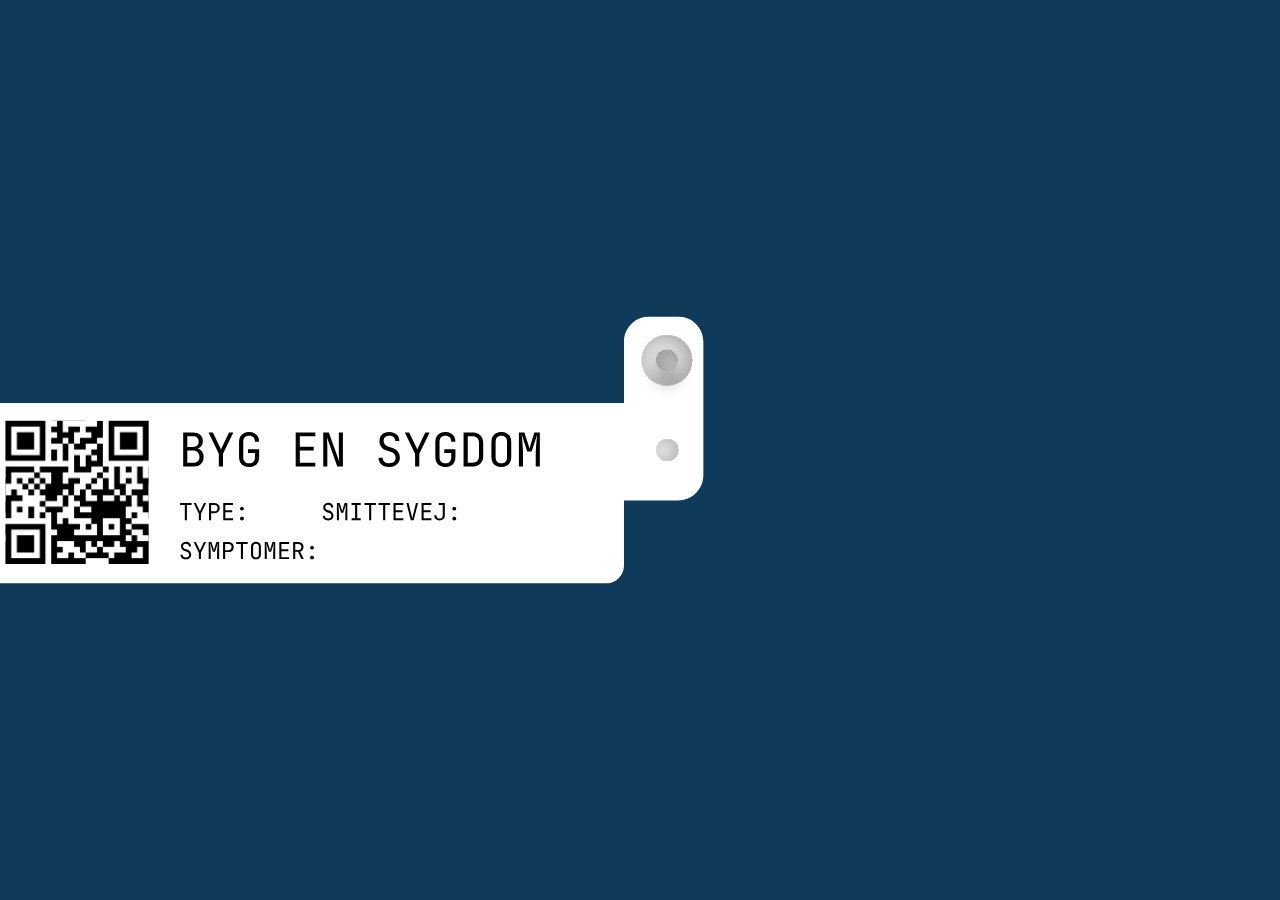
<file: index.html>
<!DOCTYPE html>
<html lang="da">
  <head>
    <meta charset="UTF-8" />
    <meta name="viewport" content="width=device-width, initial-scale=1.0" />
    <title>Steno - Byg en sygdom</title>
    <!--link til fav-icon-->
    <link rel="icon" type="image/x-icon" href="img/icons/virus.svg">
    <!--link til css fil-->
    <link rel="stylesheet" href="/styles/style.css" />
    <!-- Google Font -->
    <link rel="preconnect" href="https://fonts.googleapis.com" />
    <link rel="preconnect" href="https://fonts.gstatic.com" crossorigin />
    <link
      href="https://fonts.googleapis.com/css2?family=JetBrains+Mono:ital,wght@0,100..800;1,100..800&display=swap"
      rel="stylesheet"
    />
    <!--link til javascript fil-->
    <script src="scripts/index.js" defer></script>
  </head>

  <body class="dark">

    <main>

      <!--svg armbånd-->

        <svg viewBox="0 0 1051 274" fill="none" xmlns="http://www.w3.org/2000/svg" xmlns:xlink="http://www.w3.org/1999/xlink" id="armbånd">
          <path fill-rule="evenodd" clip-rule="evenodd" d="M994.812 0C980.497 0 968.893 11.6043 968.893 25.9189V88.8651L968.892 88.8651H309.811L-619.568 88.8651C-644.107 88.8651 -664 108.758 -664 133.298V144.406C-664 168.945 -644.107 188.838 -619.568 188.838L309.811 188.838V255.487C309.811 265.711 318.099 274 328.324 274H950.378C960.603 274 968.892 265.711 968.892 255.487V188.838L1024.43 188.838C1038.75 188.838 1050.35 177.234 1050.35 162.92V162.919V25.9189C1050.35 11.6043 1038.75 0 1024.43 0H994.812ZM213.541 151.811C219.675 151.811 224.649 146.838 224.649 140.703C224.649 134.568 219.675 129.595 213.541 129.595C207.406 129.595 202.432 134.568 202.432 140.703C202.432 146.838 207.406 151.811 213.541 151.811ZM24.7028 140.703C24.7028 146.838 19.7294 151.811 13.5946 151.811C7.45978 151.811 2.48651 146.838 2.48651 140.703C2.48651 134.568 7.45978 129.595 13.5946 129.595C19.7294 129.595 24.7028 134.568 24.7028 140.703ZM-186.351 151.811C-180.216 151.811 -175.243 146.838 -175.243 140.703C-175.243 134.568 -180.216 129.595 -186.351 129.595C-192.486 129.595 -197.459 134.568 -197.459 140.703C-197.459 146.838 -192.486 151.811 -186.351 151.811ZM-375.189 140.703C-375.189 146.838 -380.162 151.811 -386.297 151.811C-392.432 151.811 -397.405 146.838 -397.405 140.703C-397.405 134.568 -392.432 129.595 -386.297 129.595C-380.162 129.595 -375.189 134.568 -375.189 140.703ZM146.892 151.811C153.027 151.811 158 146.838 158 140.703C158 134.568 153.027 129.595 146.892 129.595C140.757 129.595 135.784 134.568 135.784 140.703C135.784 146.838 140.757 151.811 146.892 151.811ZM-41.9459 140.703C-41.9459 146.838 -46.9193 151.811 -53.0541 151.811C-59.1889 151.811 -64.1622 146.838 -64.1622 140.703C-64.1622 134.568 -59.1889 129.595 -53.0541 129.595C-46.9193 129.595 -41.9459 134.568 -41.9459 140.703ZM-253 151.811C-246.865 151.811 -241.892 146.838 -241.892 140.703C-241.892 134.568 -246.865 129.595 -253 129.595C-259.135 129.595 -264.108 134.568 -264.108 140.703C-264.108 146.838 -259.135 151.811 -253 151.811ZM-441.837 140.703C-441.837 146.838 -446.811 151.811 -452.946 151.811C-459.08 151.811 -464.054 146.838 -464.054 140.703C-464.054 134.568 -459.08 129.595 -452.946 129.595C-446.811 129.595 -441.837 134.568 -441.837 140.703ZM80.2429 151.811C86.3777 151.811 91.351 146.838 91.351 140.703C91.351 134.568 86.3777 129.595 80.2429 129.595C74.108 129.595 69.1348 134.568 69.1348 140.703C69.1348 146.838 74.108 151.811 80.2429 151.811ZM-108.594 140.703C-108.594 146.838 -113.568 151.811 -119.702 151.811C-125.837 151.811 -130.811 146.838 -130.811 140.703C-130.811 134.568 -125.837 129.595 -119.702 129.595C-113.568 129.595 -108.594 134.568 -108.594 140.703ZM-319.649 151.811C-313.514 151.811 -308.541 146.838 -308.541 140.703C-308.541 134.568 -313.514 129.595 -319.649 129.595C-325.784 129.595 -330.757 134.568 -330.757 140.703C-330.757 146.838 -325.784 151.811 -319.649 151.811ZM-508.487 140.703C-508.487 146.838 -513.46 151.811 -519.595 151.811C-525.73 151.811 -530.703 146.838 -530.703 140.703C-530.703 134.568 -525.73 129.595 -519.595 129.595C-513.46 129.595 -508.487 134.568 -508.487 140.703ZM-586.243 151.811C-580.108 151.811 -575.135 146.838 -575.135 140.703C-575.135 134.568 -580.108 129.595 -586.243 129.595C-592.378 129.595 -597.351 134.568 -597.351 140.703C-597.351 146.838 -592.378 151.811 -586.243 151.811Z" fill="white"/>
          <g filter="url(#filter0_i_608_1153)">
          <circle cx="1013.32" cy="137" r="11.1081" fill="#D9D9D9" fill-opacity="0.5"/>
          </g>
          <g filter="url(#filter1_i_608_1153)">
          <circle cx="1012.92" cy="44.9189" r="25.9189" fill="#D9D9D9" class="blinker"/>
          </g>
          <g filter="url(#filter2_di_608_1153)">
          <circle cx="1012.92" cy="44.9189" r="11.1081" fill="#D9D9D9" fill-opacity="0.5" shape-rendering="crispEdges" class="blinker"/>
          </g>
          <path d="M516.464 154V118.96H526.4C529.6 118.96 532.096 119.76 533.888 121.36C535.712 122.96 536.624 125.184 536.624 128.032C536.624 129.632 536.288 131.024 535.616 132.208C534.944 133.392 533.984 134.304 532.736 134.944C531.52 135.584 530.048 135.888 528.32 135.856V135.136C530.176 135.104 531.776 135.456 533.12 136.192C534.496 136.928 535.552 137.984 536.288 139.36C537.056 140.736 537.44 142.368 537.44 144.256C537.44 146.24 537.024 147.968 536.192 149.44C535.36 150.912 534.176 152.048 532.64 152.848C531.104 153.616 529.264 154 527.12 154H516.464ZM520.688 150.112H526.64C528.656 150.112 530.24 149.584 531.392 148.528C532.576 147.44 533.168 145.968 533.168 144.112C533.168 142.192 532.576 140.64 531.392 139.456C530.24 138.24 528.656 137.632 526.64 137.632H520.688V150.112ZM520.688 133.888H526.352C528.208 133.888 529.664 133.392 530.72 132.4C531.808 131.408 532.352 130.064 532.352 128.368C532.352 126.672 531.824 125.328 530.768 124.336C529.712 123.344 528.256 122.848 526.4 122.848H520.688V133.888ZM553.021 154V140.896L542.461 118.96H546.925L553.885 133.36C554.269 134.16 554.573 134.848 554.797 135.424C555.021 135.968 555.165 136.368 555.229 136.624C555.293 136.368 555.437 135.968 555.661 135.424C555.917 134.848 556.237 134.16 556.621 133.36L563.437 118.96H567.901L557.341 140.896V154H553.021ZM584.155 154.48C582.043 154.48 580.203 154.08 578.635 153.28C577.099 152.48 575.899 151.328 575.035 149.824C574.203 148.288 573.787 146.48 573.787 144.4V128.56C573.787 126.448 574.203 124.64 575.035 123.136C575.899 121.632 577.099 120.48 578.635 119.68C580.203 118.88 582.043 118.48 584.155 118.48C586.267 118.48 588.091 118.896 589.627 119.728C591.163 120.528 592.347 121.68 593.179 123.184C594.011 124.688 594.427 126.48 594.427 128.56H590.107C590.107 126.576 589.579 125.056 588.523 124C587.499 122.912 586.043 122.368 584.155 122.368C582.267 122.368 580.779 122.896 579.691 123.952C578.635 125.008 578.107 126.528 578.107 128.512V144.4C578.107 146.384 578.635 147.92 579.691 149.008C580.779 150.096 582.267 150.64 584.155 150.64C586.043 150.64 587.499 150.096 588.523 149.008C589.579 147.92 590.107 146.384 590.107 144.4V140.08H583.003V136.144H594.427V144.4C594.427 146.448 594.011 148.24 593.179 149.776C592.347 151.28 591.163 152.448 589.627 153.28C588.091 154.08 586.267 154.48 584.155 154.48ZM631.925 154V118.96H652.085V122.896H636.197V133.744H650.405V137.632H636.197V150.064H652.085V154H631.925ZM660.226 154V118.96H665.986L676.69 148.96C676.626 148.16 676.546 147.184 676.45 146.032C676.386 144.848 676.322 143.616 676.258 142.336C676.226 141.024 676.21 139.792 676.21 138.64V118.96H680.386V154H674.626L663.97 124C664.034 124.768 664.098 125.744 664.162 126.928C664.226 128.08 664.274 129.312 664.306 130.624C664.37 131.904 664.402 133.136 664.402 134.32V154H660.226ZM728.061 154.48C725.757 154.48 723.773 154.096 722.109 153.328C720.477 152.56 719.213 151.456 718.317 150.016C717.421 148.576 716.957 146.864 716.925 144.88H721.245C721.245 146.64 721.837 148.032 723.021 149.056C724.237 150.08 725.917 150.592 728.061 150.592C730.077 150.592 731.645 150.096 732.765 149.104C733.917 148.112 734.493 146.736 734.493 144.976C734.493 143.568 734.109 142.336 733.341 141.28C732.605 140.224 731.533 139.488 730.125 139.072L725.373 137.584C722.973 136.848 721.117 135.616 719.805 133.888C718.525 132.16 717.885 130.128 717.885 127.792C717.885 125.904 718.301 124.272 719.133 122.896C719.997 121.488 721.197 120.4 722.733 119.632C724.269 118.832 726.077 118.432 728.157 118.432C731.229 118.432 733.693 119.296 735.549 121.024C737.405 122.72 738.349 124.992 738.381 127.84H734.061C734.061 126.112 733.533 124.768 732.477 123.808C731.453 122.816 729.997 122.32 728.109 122.32C726.253 122.32 724.797 122.768 723.741 123.664C722.717 124.56 722.205 125.808 722.205 127.408C722.205 128.848 722.589 130.096 723.357 131.152C724.125 132.208 725.229 132.96 726.669 133.408L731.469 134.944C733.805 135.68 735.613 136.928 736.893 138.688C738.173 140.448 738.813 142.512 738.813 144.88C738.813 146.8 738.365 148.48 737.469 149.92C736.573 151.36 735.309 152.48 733.677 153.28C732.077 154.08 730.205 154.48 728.061 154.48ZM754.49 154V140.896L743.93 118.96H748.394L755.354 133.36C755.738 134.16 756.042 134.848 756.266 135.424C756.49 135.968 756.634 136.368 756.698 136.624C756.762 136.368 756.906 135.968 757.13 135.424C757.386 134.848 757.706 134.16 758.09 133.36L764.906 118.96H769.37L758.81 140.896V154H754.49ZM785.623 154.48C783.511 154.48 781.671 154.08 780.103 153.28C778.567 152.48 777.367 151.328 776.503 149.824C775.671 148.288 775.255 146.48 775.255 144.4V128.56C775.255 126.448 775.671 124.64 776.503 123.136C777.367 121.632 778.567 120.48 780.103 119.68C781.671 118.88 783.511 118.48 785.623 118.48C787.735 118.48 789.559 118.896 791.095 119.728C792.631 120.528 793.815 121.68 794.647 123.184C795.479 124.688 795.895 126.48 795.895 128.56H791.575C791.575 126.576 791.047 125.056 789.991 124C788.967 122.912 787.511 122.368 785.623 122.368C783.735 122.368 782.247 122.896 781.159 123.952C780.103 125.008 779.575 126.528 779.575 128.512V144.4C779.575 146.384 780.103 147.92 781.159 149.008C782.247 150.096 783.735 150.64 785.623 150.64C787.511 150.64 788.967 150.096 789.991 149.008C791.047 147.92 791.575 146.384 791.575 144.4V140.08H784.471V136.144H795.895V144.4C795.895 146.448 795.479 148.24 794.647 149.776C793.815 151.28 792.631 152.448 791.095 153.28C789.559 154.08 787.735 154.48 785.623 154.48ZM804.229 154V118.96H813.301C815.573 118.96 817.525 119.392 819.157 120.256C820.821 121.12 822.101 122.336 822.997 123.904C823.925 125.472 824.389 127.328 824.389 129.472V143.44C824.389 145.584 823.925 147.456 822.997 149.056C822.101 150.624 820.821 151.84 819.157 152.704C817.525 153.568 815.573 154 813.301 154H804.229ZM808.549 150.16H813.301C815.413 150.16 817.061 149.568 818.245 148.384C819.461 147.2 820.069 145.552 820.069 143.44V129.472C820.069 127.392 819.461 125.76 818.245 124.576C817.061 123.392 815.413 122.8 813.301 122.8H808.549V150.16ZM842.994 154.48C840.882 154.48 839.058 154.08 837.522 153.28C836.018 152.48 834.85 151.328 834.018 149.824C833.218 148.288 832.818 146.48 832.818 144.4V128.56C832.818 126.448 833.218 124.64 834.018 123.136C834.85 121.632 836.018 120.48 837.522 119.68C839.058 118.88 840.882 118.48 842.994 118.48C845.106 118.48 846.914 118.88 848.418 119.68C849.954 120.48 851.122 121.632 851.922 123.136C852.754 124.64 853.17 126.432 853.17 128.512V144.4C853.17 146.48 852.754 148.288 851.922 149.824C851.122 151.328 849.954 152.48 848.418 153.28C846.914 154.08 845.106 154.48 842.994 154.48ZM842.994 150.592C844.882 150.592 846.322 150.064 847.314 149.008C848.338 147.92 848.85 146.384 848.85 144.4V128.56C848.85 126.576 848.338 125.056 847.314 124C846.322 122.912 844.882 122.368 842.994 122.368C841.138 122.368 839.698 122.912 838.674 124C837.65 125.056 837.138 126.576 837.138 128.56V144.4C837.138 146.384 837.65 147.92 838.674 149.008C839.698 150.064 841.138 150.592 842.994 150.592ZM861.023 154V118.96H866.687L870.335 130.288C870.687 131.312 871.007 132.336 871.295 133.36C871.583 134.352 871.791 135.12 871.919 135.664C872.079 135.12 872.287 134.352 872.543 133.36C872.799 132.336 873.087 131.296 873.407 130.24L876.863 118.96H882.527V154H878.303V141.28C878.303 139.872 878.351 138.272 878.447 136.48C878.543 134.688 878.671 132.864 878.831 131.008C878.991 129.12 879.151 127.328 879.311 125.632C879.503 123.904 879.663 122.4 879.791 121.12L874.127 138.64H869.567L863.855 121.12C864.015 122.368 864.175 123.824 864.335 125.488C864.495 127.12 864.639 128.864 864.767 130.72C864.895 132.544 865.007 134.368 865.103 136.192C865.199 138.016 865.247 139.712 865.247 141.28V154H861.023Z" fill="black"/>
          <path d="M518.12 209V193.424H513.32V191.456H525.08V193.424H520.28V209H518.12ZM532.511 209V202.448L527.231 191.48H529.463L532.943 198.68C533.135 199.08 533.287 199.424 533.399 199.712C533.511 199.984 533.583 200.184 533.615 200.312C533.647 200.184 533.719 199.984 533.831 199.712C533.959 199.424 534.119 199.08 534.311 198.68L537.719 191.48H539.951L534.671 202.448V209H532.511ZM542.989 209V191.48H548.629C549.717 191.48 550.661 191.696 551.461 192.128C552.261 192.544 552.877 193.136 553.309 193.904C553.757 194.672 553.981 195.584 553.981 196.64C553.981 197.68 553.757 198.592 553.309 199.376C552.877 200.144 552.261 200.744 551.461 201.176C550.661 201.592 549.717 201.8 548.629 201.8H545.149V209H542.989ZM545.149 199.856H548.629C549.573 199.856 550.325 199.568 550.885 198.992C551.461 198.4 551.749 197.616 551.749 196.64C551.749 195.648 551.461 194.864 550.885 194.288C550.325 193.712 549.573 193.424 548.629 193.424H545.149V199.856ZM557.572 209V191.48H567.652V193.448H559.708V198.872H566.812V200.816H559.708V207.032H567.652V209H557.572ZM576.763 199.16C576.171 199.16 575.691 199 575.323 198.68C574.955 198.344 574.771 197.904 574.771 197.36C574.771 196.816 574.955 196.384 575.323 196.064C575.691 195.728 576.171 195.56 576.763 195.56C577.371 195.56 577.851 195.728 578.203 196.064C578.571 196.384 578.755 196.816 578.755 197.36C578.755 197.904 578.571 198.344 578.203 198.68C577.851 199 577.371 199.16 576.763 199.16ZM576.763 209.24C576.171 209.24 575.691 209.08 575.323 208.76C574.955 208.424 574.771 207.984 574.771 207.44C574.771 206.896 574.955 206.464 575.323 206.144C575.691 205.808 576.171 205.64 576.763 205.64C577.371 205.64 577.851 205.808 578.203 206.144C578.571 206.464 578.755 206.896 578.755 207.44C578.755 207.984 578.571 208.424 578.203 208.76C577.851 209.08 577.371 209.24 576.763 209.24Z" fill="black"/>
          <path d="M665.296 209.24C664.144 209.24 663.152 209.048 662.32 208.664C661.504 208.28 660.872 207.728 660.424 207.008C659.976 206.288 659.744 205.432 659.728 204.44H661.888C661.888 205.32 662.184 206.016 662.776 206.528C663.384 207.04 664.224 207.296 665.296 207.296C666.304 207.296 667.088 207.048 667.648 206.552C668.224 206.056 668.512 205.368 668.512 204.488C668.512 203.784 668.32 203.168 667.936 202.64C667.568 202.112 667.032 201.744 666.328 201.536L663.952 200.792C662.752 200.424 661.824 199.808 661.168 198.944C660.528 198.08 660.208 197.064 660.208 195.896C660.208 194.952 660.416 194.136 660.832 193.448C661.264 192.744 661.864 192.2 662.632 191.816C663.4 191.416 664.304 191.216 665.344 191.216C666.88 191.216 668.112 191.648 669.04 192.512C669.968 193.36 670.44 194.496 670.456 195.92H668.296C668.296 195.056 668.032 194.384 667.504 193.904C666.992 193.408 666.264 193.16 665.32 193.16C664.392 193.16 663.664 193.384 663.136 193.832C662.624 194.28 662.368 194.904 662.368 195.704C662.368 196.424 662.56 197.048 662.944 197.576C663.328 198.104 663.88 198.48 664.6 198.704L667 199.472C668.168 199.84 669.072 200.464 669.712 201.344C670.352 202.224 670.672 203.256 670.672 204.44C670.672 205.4 670.448 206.24 670 206.96C669.552 207.68 668.92 208.24 668.104 208.64C667.304 209.04 666.368 209.24 665.296 209.24ZM674.215 209V191.48H677.047L678.871 197.144C679.047 197.656 679.207 198.168 679.351 198.68C679.495 199.176 679.599 199.56 679.663 199.832C679.743 199.56 679.847 199.176 679.975 198.68C680.103 198.168 680.247 197.648 680.407 197.12L682.135 191.48H684.967V209H682.855V202.64C682.855 201.936 682.879 201.136 682.927 200.24C682.975 199.344 683.039 198.432 683.119 197.504C683.199 196.56 683.279 195.664 683.359 194.816C683.455 193.952 683.535 193.2 683.599 192.56L680.767 201.32H678.487L675.631 192.56C675.711 193.184 675.791 193.912 675.871 194.744C675.951 195.56 676.023 196.432 676.087 197.36C676.151 198.272 676.207 199.184 676.255 200.096C676.303 201.008 676.327 201.856 676.327 202.64V209H674.215ZM689.301 209V207.032H692.877V193.448H689.301V191.48H698.661V193.448H695.085V207.032H698.661V209H689.301ZM707.292 209V193.424H702.492V191.456H714.252V193.424H709.452V209H707.292ZM721.683 209V193.424H716.883V191.456H728.643V193.424H723.843V209H721.683ZM732.353 209V191.48H742.433V193.448H734.489V198.872H741.593V200.816H734.489V207.032H742.433V209H732.353ZM750.056 209L745.544 191.48H747.776L750.752 203.384C750.96 204.216 751.136 204.992 751.28 205.712C751.424 206.416 751.528 206.952 751.592 207.32C751.656 206.952 751.752 206.416 751.88 205.712C752.024 204.992 752.2 204.216 752.408 203.384L755.36 191.48H757.544L753.008 209H750.056ZM761.134 209V191.48H771.214V193.448H763.27V198.872H770.374V200.816H763.27V207.032H771.214V209H761.134ZM779.605 209.24C777.925 209.24 776.605 208.768 775.645 207.824C774.685 206.88 774.205 205.592 774.205 203.96H776.365C776.365 205.032 776.645 205.864 777.205 206.456C777.781 207.032 778.581 207.32 779.605 207.32C780.629 207.32 781.421 207.032 781.981 206.456C782.557 205.864 782.845 205.032 782.845 203.96V193.448H778.645V191.48H785.005V203.96C785.005 205.592 784.517 206.88 783.541 207.824C782.581 208.768 781.269 209.24 779.605 209.24ZM794.716 199.16C794.124 199.16 793.644 199 793.276 198.68C792.908 198.344 792.724 197.904 792.724 197.36C792.724 196.816 792.908 196.384 793.276 196.064C793.644 195.728 794.124 195.56 794.716 195.56C795.324 195.56 795.804 195.728 796.156 196.064C796.524 196.384 796.708 196.816 796.708 197.36C796.708 197.904 796.524 198.344 796.156 198.68C795.804 199 795.324 199.16 794.716 199.16ZM794.716 209.24C794.124 209.24 793.644 209.08 793.276 208.76C792.908 208.424 792.724 207.984 792.724 207.44C792.724 206.896 792.908 206.464 793.276 206.144C793.644 205.808 794.124 205.64 794.716 205.64C795.324 205.64 795.804 205.808 796.156 206.144C796.524 206.464 796.708 206.896 796.708 207.44C796.708 207.984 796.524 208.424 796.156 208.76C795.804 209.08 795.324 209.24 794.716 209.24Z" fill="black"/>
          <path d="M519.296 249.24C518.144 249.24 517.152 249.048 516.32 248.664C515.504 248.28 514.872 247.728 514.424 247.008C513.976 246.288 513.744 245.432 513.728 244.44H515.888C515.888 245.32 516.184 246.016 516.776 246.528C517.384 247.04 518.224 247.296 519.296 247.296C520.304 247.296 521.088 247.048 521.648 246.552C522.224 246.056 522.512 245.368 522.512 244.488C522.512 243.784 522.32 243.168 521.936 242.64C521.568 242.112 521.032 241.744 520.328 241.536L517.952 240.792C516.752 240.424 515.824 239.808 515.168 238.944C514.528 238.08 514.208 237.064 514.208 235.896C514.208 234.952 514.416 234.136 514.832 233.448C515.264 232.744 515.864 232.2 516.632 231.816C517.4 231.416 518.304 231.216 519.344 231.216C520.88 231.216 522.112 231.648 523.04 232.512C523.968 233.36 524.44 234.496 524.456 235.92H522.296C522.296 235.056 522.032 234.384 521.504 233.904C520.992 233.408 520.264 233.16 519.32 233.16C518.392 233.16 517.664 233.384 517.136 233.832C516.624 234.28 516.368 234.904 516.368 235.704C516.368 236.424 516.56 237.048 516.944 237.576C517.328 238.104 517.88 238.48 518.6 238.704L521 239.472C522.168 239.84 523.072 240.464 523.712 241.344C524.352 242.224 524.672 243.256 524.672 244.44C524.672 245.4 524.448 246.24 524 246.96C523.552 247.68 522.92 248.24 522.104 248.64C521.304 249.04 520.368 249.24 519.296 249.24ZM532.511 249V242.448L527.231 231.48H529.463L532.943 238.68C533.135 239.08 533.287 239.424 533.399 239.712C533.511 239.984 533.583 240.184 533.615 240.312C533.647 240.184 533.719 239.984 533.831 239.712C533.959 239.424 534.119 239.08 534.311 238.68L537.719 231.48H539.951L534.671 242.448V249H532.511ZM542.605 249V231.48H545.437L547.261 237.144C547.437 237.656 547.597 238.168 547.741 238.68C547.885 239.176 547.989 239.56 548.053 239.832C548.133 239.56 548.237 239.176 548.365 238.68C548.493 238.168 548.637 237.648 548.797 237.12L550.525 231.48H553.357V249H551.245V242.64C551.245 241.936 551.269 241.136 551.317 240.24C551.365 239.344 551.429 238.432 551.509 237.504C551.589 236.56 551.669 235.664 551.749 234.816C551.845 233.952 551.925 233.2 551.989 232.56L549.157 241.32H546.877L544.021 232.56C544.101 233.184 544.181 233.912 544.261 234.744C544.341 235.56 544.413 236.432 544.477 237.36C544.541 238.272 544.597 239.184 544.645 240.096C544.693 241.008 544.717 241.856 544.717 242.64V249H542.605ZM557.38 249V231.48H563.02C564.108 231.48 565.052 231.696 565.852 232.128C566.652 232.544 567.268 233.136 567.7 233.904C568.148 234.672 568.372 235.584 568.372 236.64C568.372 237.68 568.148 238.592 567.7 239.376C567.268 240.144 566.652 240.744 565.852 241.176C565.052 241.592 564.108 241.8 563.02 241.8H559.54V249H557.38ZM559.54 239.856H563.02C563.964 239.856 564.716 239.568 565.276 238.992C565.852 238.4 566.14 237.616 566.14 236.64C566.14 235.648 565.852 234.864 565.276 234.288C564.716 233.712 563.964 233.424 563.02 233.424H559.54V239.856ZM575.683 249V233.424H570.883V231.456H582.643V233.424H577.843V249H575.683ZM591.153 249.24C590.097 249.24 589.185 249.04 588.417 248.64C587.665 248.24 587.081 247.664 586.665 246.912C586.265 246.144 586.065 245.24 586.065 244.2V236.28C586.065 235.224 586.265 234.32 586.665 233.568C587.081 232.816 587.665 232.24 588.417 231.84C589.185 231.44 590.097 231.24 591.153 231.24C592.209 231.24 593.113 231.44 593.865 231.84C594.633 232.24 595.217 232.816 595.617 233.568C596.033 234.32 596.241 235.216 596.241 236.256V244.2C596.241 245.24 596.033 246.144 595.617 246.912C595.217 247.664 594.633 248.24 593.865 248.64C593.113 249.04 592.209 249.24 591.153 249.24ZM591.153 247.296C592.097 247.296 592.817 247.032 593.313 246.504C593.825 245.96 594.081 245.192 594.081 244.2V236.28C594.081 235.288 593.825 234.528 593.313 234C592.817 233.456 592.097 233.184 591.153 233.184C590.225 233.184 589.505 233.456 588.993 234C588.481 234.528 588.225 235.288 588.225 236.28V244.2C588.225 245.192 588.481 245.96 588.993 246.504C589.505 247.032 590.225 247.296 591.153 247.296ZM600.168 249V231.48H603L604.824 237.144C605 237.656 605.16 238.168 605.304 238.68C605.448 239.176 605.552 239.56 605.616 239.832C605.696 239.56 605.8 239.176 605.928 238.68C606.056 238.168 606.2 237.648 606.36 237.12L608.088 231.48H610.92V249H608.808V242.64C608.808 241.936 608.832 241.136 608.88 240.24C608.928 239.344 608.992 238.432 609.072 237.504C609.152 236.56 609.232 235.664 609.312 234.816C609.408 233.952 609.488 233.2 609.552 232.56L606.72 241.32H604.44L601.584 232.56C601.664 233.184 601.744 233.912 601.824 234.744C601.904 235.56 601.976 236.432 602.04 237.36C602.104 238.272 602.16 239.184 602.208 240.096C602.256 241.008 602.28 241.856 602.28 242.64V249H600.168ZM615.134 249V231.48H625.214V233.448H617.27V238.872H624.374V240.816H617.27V247.032H625.214V249H615.134ZM629.333 249V231.48H634.757C635.797 231.48 636.709 231.696 637.493 232.128C638.277 232.544 638.885 233.128 639.317 233.88C639.749 234.632 639.965 235.512 639.965 236.52C639.965 237.704 639.653 238.72 639.029 239.568C638.421 240.416 637.589 241 636.533 241.32L640.205 249H637.661L634.301 241.56H631.493V249H629.333ZM631.493 239.616H634.757C635.653 239.616 636.373 239.336 636.917 238.776C637.461 238.2 637.733 237.448 637.733 236.52C637.733 235.576 637.461 234.824 636.917 234.264C636.373 233.704 635.653 233.424 634.757 233.424H631.493V239.616ZM648.716 239.16C648.124 239.16 647.644 239 647.276 238.68C646.908 238.344 646.724 237.904 646.724 237.36C646.724 236.816 646.908 236.384 647.276 236.064C647.644 235.728 648.124 235.56 648.716 235.56C649.324 235.56 649.804 235.728 650.156 236.064C650.524 236.384 650.708 236.816 650.708 237.36C650.708 237.904 650.524 238.344 650.156 238.68C649.804 239 649.324 239.16 648.716 239.16ZM648.716 249.24C648.124 249.24 647.644 249.08 647.276 248.76C646.908 248.424 646.724 247.984 646.724 247.44C646.724 246.896 646.908 246.464 647.276 246.144C647.644 245.808 648.124 245.64 648.716 245.64C649.324 245.64 649.804 245.808 650.156 246.144C650.524 246.464 650.708 246.896 650.708 247.44C650.708 247.984 650.524 248.424 650.156 248.76C649.804 249.08 649.324 249.24 648.716 249.24Z" fill="black"/>
          <rect x="334" y="107" width="147" height="147" fill="url(#pattern0_608_1153)"/>
          <defs>
          <filter id="filter0_i_608_1153" x="998.514" y="125.892" width="25.9185" height="22.2163" filterUnits="userSpaceOnUse" color-interpolation-filters="sRGB">
          <feFlood flood-opacity="0" result="BackgroundImageFix"/>
          <feBlend mode="normal" in="SourceGraphic" in2="BackgroundImageFix" result="shape"/>
          <feColorMatrix in="SourceAlpha" type="matrix" values="0 0 0 0 0 0 0 0 0 0 0 0 0 0 0 0 0 0 127 0" result="hardAlpha"/>
          <feOffset dx="-3.7027"/>
          <feGaussianBlur stdDeviation="7.40541"/>
          <feComposite in2="hardAlpha" operator="arithmetic" k2="-1" k3="1"/>
          <feColorMatrix type="matrix" values="0 0 0 0 0 0 0 0 0 0 0 0 0 0 0 0 0 0 0.25 0"/>
          <feBlend mode="normal" in2="shape" result="effect1_innerShadow_608_1153"/>
          </filter>
          <filter id="filter1_i_608_1153" x="983.297" y="19" width="55.5406" height="51.8379" filterUnits="userSpaceOnUse" color-interpolation-filters="sRGB">
          <feFlood flood-opacity="0" result="BackgroundImageFix"/>
          <feBlend mode="normal" in="SourceGraphic" in2="BackgroundImageFix" result="shape"/>
          <feColorMatrix in="SourceAlpha" type="matrix" values="0 0 0 0 0 0 0 0 0 0 0 0 0 0 0 0 0 0 127 0" result="hardAlpha"/>
          <feOffset dx="-3.7027"/>
          <feGaussianBlur stdDeviation="7.40541"/>
          <feComposite in2="hardAlpha" operator="arithmetic" k2="-1" k3="1"/>
          <feColorMatrix type="matrix" values="0 0 0 0 0 0 0 0 0 0 0 0 0 0 0 0 0 0 0.25 0"/>
          <feBlend mode="normal" in2="shape" result="effect1_innerShadow_608_1153"/>
          </filter>
          <filter id="filter2_di_608_1153" x="987" y="33.8108" width="51.8374" height="51.8378" filterUnits="userSpaceOnUse" color-interpolation-filters="sRGB">
          <feFlood flood-opacity="0" result="BackgroundImageFix"/>
          <feColorMatrix in="SourceAlpha" type="matrix" values="0 0 0 0 0 0 0 0 0 0 0 0 0 0 0 0 0 0 127 0" result="hardAlpha"/>
          <feOffset dy="14.8108"/>
          <feGaussianBlur stdDeviation="7.40541"/>
          <feComposite in2="hardAlpha" operator="out"/>
          <feColorMatrix type="matrix" values="0 0 0 0 0 0 0 0 0 0 0 0 0 0 0 0 0 0 0.25 0"/>
          <feBlend mode="normal" in2="BackgroundImageFix" result="effect1_dropShadow_608_1153"/>
          <feBlend mode="normal" in="SourceGraphic" in2="effect1_dropShadow_608_1153" result="shape"/>
          <feColorMatrix in="SourceAlpha" type="matrix" values="0 0 0 0 0 0 0 0 0 0 0 0 0 0 0 0 0 0 127 0" result="hardAlpha"/>
          <feMorphology radius="1.85135" operator="erode" in="SourceAlpha" result="effect2_innerShadow_608_1153"/>
          <feOffset dx="3.7027" dy="3.7027"/>
          <feGaussianBlur stdDeviation="5.55405"/>
          <feComposite in2="hardAlpha" operator="arithmetic" k2="-1" k3="1"/>
          <feColorMatrix type="matrix" values="0 0 0 0 0 0 0 0 0 0 0 0 0 0 0 0 0 0 0.25 0"/>
          <feBlend mode="normal" in2="shape" result="effect2_innerShadow_608_1153"/>
          </filter>
          <pattern id="pattern0_608_1153" patternContentUnits="objectBoundingBox" width="1" height="1">
          <use xlink:href="#image0_608_1153" transform="scale(0.00333333)"/>
          </pattern>
          <image id="image0_608_1153" width="300" height="300" xlink:href="[data-uri]"/>
          </defs>
          </svg>
          
        

      <!--Blinkende text med pil til hvad man skal trykke på-->
      <div id="index_infoText">
        <img src="img/octicon_chevron-left-12.svg" alt="">
        <p>Klik for at fortsætte</p>
      </div>
      
    </main>
  </body>
</html>
</file>
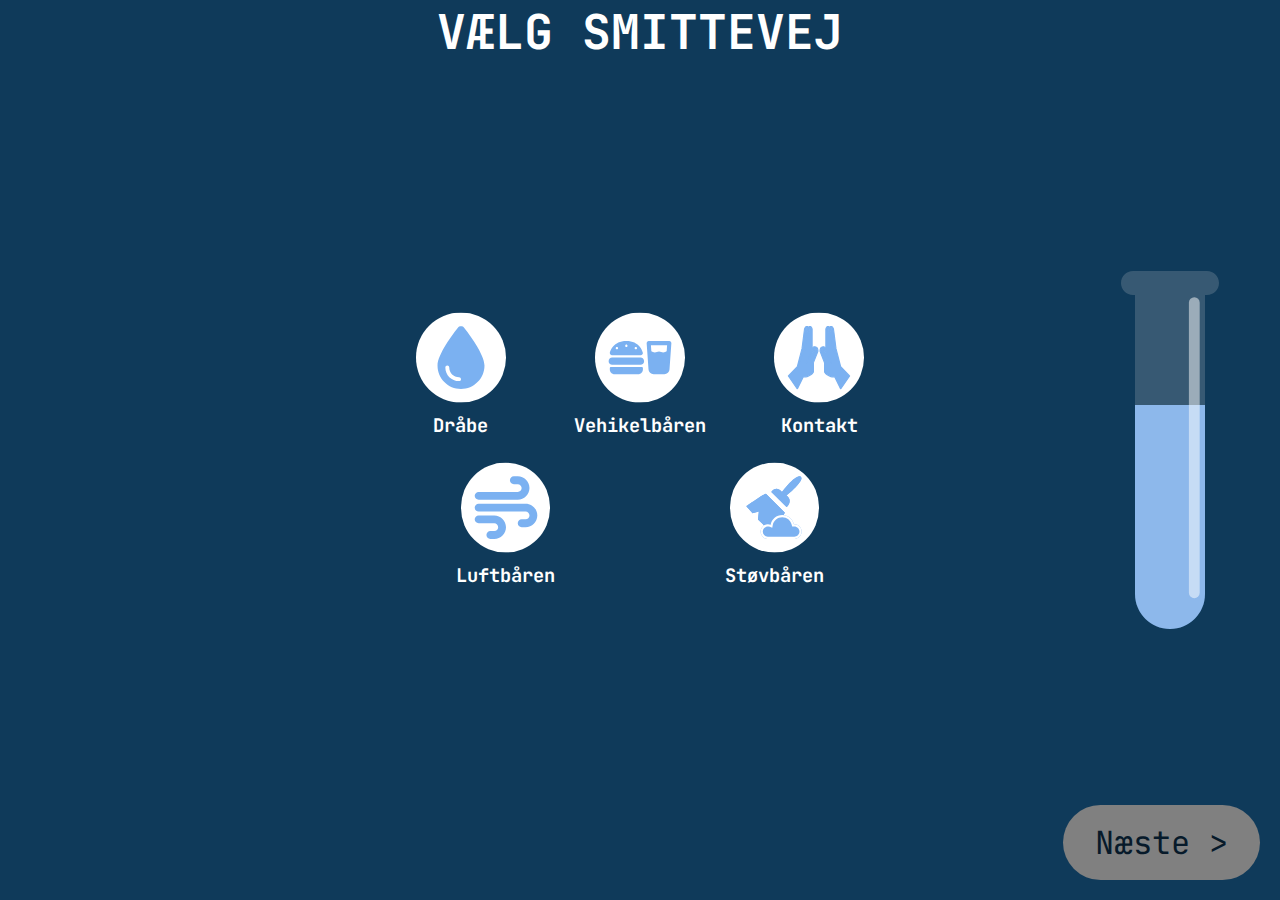
<file: smittevej.html>
<!DOCTYPE html>
<html lang="da">
  <head>
    <meta charset="UTF-8" />
    <meta name="viewport" content="width=device-width, initial-scale=1.0" />
    <title>Steno - Byg en sygdom</title>
    <!--link til fav-icon-->
    <link rel="icon" type="image/x-icon" href="img/icons/virus.svg">
    <!--link til css fil-->
    <link rel="stylesheet" href="/styles/style.css" />
    <!-- Google Font -->
    <link rel="preconnect" href="https://fonts.googleapis.com" />
    <link rel="preconnect" href="https://fonts.gstatic.com" crossorigin />
    <link
      href="https://fonts.googleapis.com/css2?family=JetBrains+Mono:ital,wght@0,100..800;1,100..800&display=swap"
      rel="stylesheet"
    />
    <!--link til javascript fil-->
    <script src="scripts/smittevej.js" defer></script>
  </head>
  <body class="dark">

    <!--Header, som primært bliver brugt til overskrift-->
    <header>
    <h1>VÆLG SMITTEVEJ</h1>
    </header>

    <main>

        <!--En div som holder styr på placering i forhold til at indholdet bliver centreret på siden-->
        <div class="type_container type_absolute">
            <div class="symp_container smittevej">
                
                <!--En div som indeholder billede(knap) og tilhørende tekst-->
                <div class="symp_wrapper">
                    <img src="img/icons/dråbe.svg" alt="" class="type_knap">
                    <h3>Dråbe</h3>
                </div>
                
                <!--En div som indeholder billede(knap) og tilhørende tekst-->
                <div class="symp_wrapper">
                        <img src="img/icons/vehikel.svg" alt="" class="type_knap">
                    <h3>Vehikelbåren</h3>
                </div>

                <!--En div som indeholder billede(knap) og tilhørende tekst-->
                <div class="symp_wrapper">
                    <img src="img/icons/Kontakt.svg" alt="" class="type_knap">
                    <h3>Kontakt</h3>
                </div>

                <!--En div som indeholder billede(knap) og tilhørende tekst-->
                <div class="symp_wrapper">
                        <img src="img/icons/luft.svg" alt="" class="type_knap">
                    <h3>Luftbåren</h3>
                </div>

                <!--En div som indeholder billede(knap) og tilhørende tekst-->
                <div class="symp_wrapper">
                        <img src="img/icons/støv.svg" alt="" class="type_knap">
                    <h3>Støvbåren</h3>
                </div>

            </div>
        </div>

        <!--En div der indeholder en svg af et reagensglas-->
        <div class="type_reagens_wrapper">
            <svg width="98" height="358" viewBox="0 0 98 358" fill="none" xmlns="http://www.w3.org/2000/svg" class="type_reagens">
                <path d="M14 323C14 342.33 29.67 358 49 358V358C68.33 358 84 342.33 84 323V134H14V323Z" fill="#7BB1F1" id="fyld"/>
                <path fill-rule="evenodd" clip-rule="evenodd" d="M12 0C5.37258 0 0 5.37258 0 12C0 18.6274 5.37258 24 12 24H13.9994V323C13.9994 342.33 29.6695 358 48.9994 358C68.3294 358 83.9994 342.33 83.9994 323V24H86C92.6274 24 98 18.6274 98 12C98 5.37258 92.6274 0 86 0H83.9994H13.9994H12Z" fill="#D9D9D9" fill-opacity="0.2"/>
                <rect x="67.8965" y="26.2328" width="10.8017" height="300.905" rx="5.40086" fill="white" fill-opacity="0.5"/>
                </svg>
        </div>

        <!--Billede til animation-->
            <svg viewBox="0 0 69 69" fill="none" xmlns="http://www.w3.org/2000/svg" id="bakterie_animation">
            <path d="M56.6446 4.63009C57.1217 2.94709 56.1543 1.18458 54.458 0.694256C52.7618 0.203933 51.0125 1.18458 50.5222 2.88083L49.9656 4.82886C48.6669 4.77586 47.3285 4.89513 46.0033 5.19992C44.3998 5.57097 42.8626 5.98178 41.3784 6.4456L40.5965 4.63009C39.9074 3.01335 38.0389 2.27124 36.4221 2.96034C34.8054 3.64944 34.0633 5.51797 34.7524 7.1347L35.4017 8.63218C32.4863 9.87786 29.8359 11.2958 27.424 12.8463L26.5494 11.5344C25.5688 10.0766 23.5942 9.67908 22.1365 10.6465C20.6788 11.6139 20.2812 13.6017 21.2486 15.0594L22.2823 16.5966C19.8969 18.5844 17.8164 20.6782 16.0141 22.8383L14.2251 21.4203C12.8469 20.3204 10.8459 20.5457 9.7592 21.9106C8.67254 23.2756 8.88457 25.2899 10.2495 26.3765L12.2373 27.9668C11.959 28.3908 11.694 28.8281 11.4422 29.2522C10.1965 31.3328 9.18936 33.3603 8.36774 35.2554L7.0558 34.7385C5.42581 34.0892 3.57053 34.8843 2.92119 36.5143C2.27184 38.1443 3.06696 39.9995 4.69695 40.6489L6.23417 41.2585C6.19442 41.4043 6.15466 41.5368 6.11491 41.6693C5.65109 43.3258 5.35955 44.7437 5.17402 45.8172C5.08125 46.3605 5.01499 46.8111 4.96199 47.1821C4.93548 47.3676 4.92223 47.5267 4.90898 47.6592L4.89573 47.8447L4.88248 47.9242V47.964V47.9772C4.88248 47.9772 4.88248 47.9905 10.0772 48.4675L4.88248 47.9905C4.81622 48.6531 4.80296 49.3157 4.82947 49.965L2.88143 50.5216C1.19843 51.0119 0.217788 52.7612 0.694858 54.4574C1.17193 56.1537 2.93444 57.1211 4.63069 56.644L6.45946 56.1272C7.86417 58.8703 10.117 61.1364 12.8867 62.5544L12.3698 64.3699C11.8928 66.0529 12.8602 67.8154 14.5564 68.3057C16.2527 68.796 18.0019 67.8154 18.4922 66.1191L19.0488 64.1711C22.2028 64.3036 25.1845 63.4423 27.6758 61.8388L29.0673 63.2567C30.313 64.5024 32.3273 64.5024 33.5597 63.2567C34.7921 62.011 34.8054 59.9967 33.5597 58.7643L32.155 57.3596C33.3609 55.4911 34.156 53.3178 34.4078 50.9589L34.4211 50.8529C34.4608 50.6276 34.5536 50.177 34.7259 49.5542L34.7524 49.4482L36.4221 50.1638C38.0389 50.8529 39.9074 50.1108 40.5965 48.4941C41.2856 46.8773 40.5435 45.0088 38.9267 44.3197L37.4293 43.6836C38.7412 41.709 40.729 39.496 43.8697 37.5877L44.148 38.5816C44.6251 40.2646 46.3876 41.2452 48.0838 40.7682C49.7801 40.2911 50.7475 38.5286 50.2704 36.8323L49.7403 34.9241C50.6547 34.6325 51.6354 34.3542 52.6823 34.1157C54.3918 33.7181 55.9555 33.0555 57.347 32.1544L58.7517 33.5723C59.9974 34.818 62.0116 34.818 63.2441 33.5723C64.4765 32.3267 64.4898 30.3124 63.2441 29.0799L61.8394 27.6752C63.4561 25.1574 64.3042 22.1624 64.1717 19.0482L66.1198 18.4916C67.8028 18.0146 68.7834 16.252 68.3063 14.5558C67.8293 12.8595 66.0667 11.8922 64.3705 12.3692L62.555 12.8861C61.1238 10.0766 58.8444 7.85031 56.1278 6.45886L56.6446 4.63009ZM15.4178 42.9812C15.4178 41.2942 16.0879 39.6763 17.2809 38.4834C18.4738 37.2905 20.0917 36.6203 21.7787 36.6203C23.4657 36.6203 25.0837 37.2905 26.2766 38.4834C27.4695 39.6763 28.1397 41.2942 28.1397 42.9812C28.1397 44.6683 27.4695 46.2862 26.2766 47.4791C25.0837 48.672 23.4657 49.3422 21.7787 49.3422C20.0917 49.3422 18.4738 48.672 17.2809 47.4791C16.0879 46.2862 15.4178 44.6683 15.4178 42.9812ZM32.3803 24.9586C33.2238 24.9586 34.0328 25.2937 34.6292 25.8901C35.2257 26.4866 35.5607 27.2955 35.5607 28.139C35.5607 28.9826 35.2257 29.7915 34.6292 30.388C34.0328 30.9844 33.2238 31.3195 32.3803 31.3195C31.5368 31.3195 30.7278 30.9844 30.1313 30.388C29.5349 29.7915 29.1998 28.9826 29.1998 28.139C29.1998 27.2955 29.5349 26.4866 30.1313 25.8901C30.7278 25.2937 31.5368 24.9586 32.3803 24.9586Z" fill="#7BB1F1"/>
            </svg>

        <!--tekst til animation-->
        <h1 id="smittevej_tekst">DU HAR LAVET TUBERKULOSE</h1>

        <audio src="audio/water-droplet-drip.mp3"></audio>
        <audio src="audio/eating-sound-effect.mp3"></audio>
        <audio src="audio/1-clap.mp3"></audio>
        <audio src="audio/wooshunderwater.mp3"></audio>
        <audio src="audio/sneezemale_sfxb.mp3"></audio>

    </main>
   
    <!--Footer med tilhørende knap-->
    <footer class="absolute_footer">
        <p class="btn hoejre">
            Næste >
        </p>

    </footer>

    <!--Baggrund-->
    <img src="img/icons/bakterie.svg" alt="Billede af bakterie" class="baggrund" id="lille">
    <img src="img/icons/bakterie.svg" alt="Billede af bakterie" class="baggrund" id="mellem">
    <img src="img/icons/bakterie.svg" alt="Billede af bakterie" class="baggrund" id="stor">

  </body>
</html>
</file>
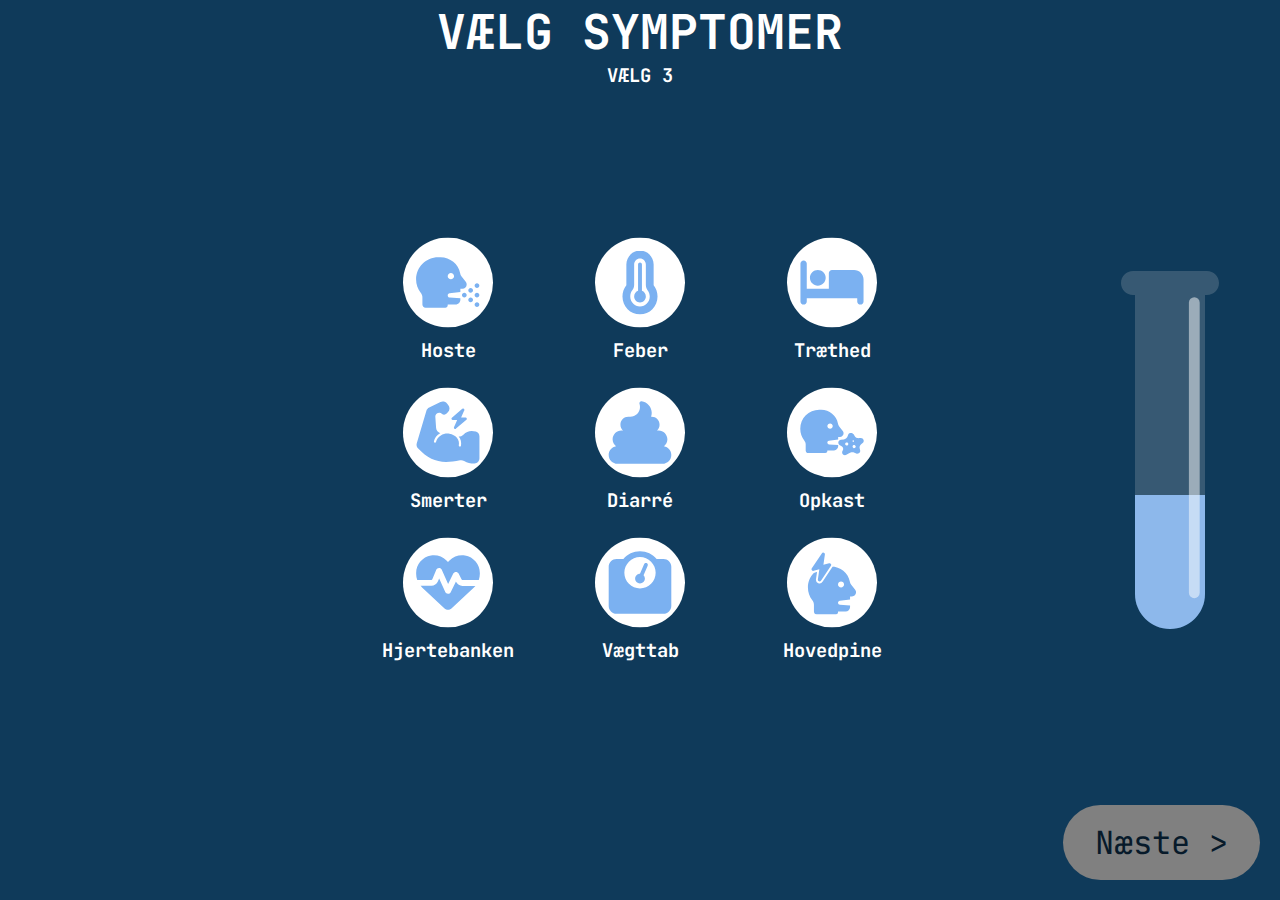
<file: symptomer.html>
<!DOCTYPE html>
<html lang="da">
  <head>
    <meta charset="UTF-8" />
    <meta name="viewport" content="width=device-width, initial-scale=1.0" />
    <title>Steno - Byg en sygdom</title>
    <!--link til fav-icon-->
    <link rel="icon" type="image/x-icon" href="img/icons/virus.svg">
    <!--link til css fil-->
    <link rel="stylesheet" href="/styles/style.css" />
    <!-- Google Font -->
    <link rel="preconnect" href="https://fonts.googleapis.com" />
    <link rel="preconnect" href="https://fonts.gstatic.com" crossorigin />
    <link
      href="https://fonts.googleapis.com/css2?family=JetBrains+Mono:ital,wght@0,100..800;1,100..800&display=swap"
      rel="stylesheet"
    />
    <!--link til javascript fil-->
    <script src="scripts/symptomer.js" defer></script>
  </head>
  <body class="dark">

    <!--Header, som primært bliver brugt til overskrift-->
    <header>
    <h1>VÆLG SYMPTOMER</h1>
    <h3 id="symptomer_underskrift">VÆLG 3</h3>
    </header>

    <main>

        <!--En div som holder styr på placering i forhold til at indholdet bliver centreret på siden-->
        <div class="type_container type_absolute">

            <!--En div som indeholder billede(knap) og tilhørende tekst-->
            <div class="symp_container">
                <!--  Række 1 -->
                <div class="symp_wrapper">
                    <img src="img/icons/hoste.svg" alt="" class="type_knap">
                    <h3>Hoste</h3>
                </div>
                
                <!--En div som indeholder billede(knap) og tilhørende tekst-->
                <div class="symp_wrapper">
                        <img src="img/icons/feber.svg" alt="" class="type_knap">
                    <h3>Feber</h3>
                </div>

                <!--En div som indeholder billede(knap) og tilhørende tekst-->
                <div class="symp_wrapper">
                    <img src="img/icons/traethed.svg" alt="" class="type_knap">
                    <h3>Træthed</h3>
                </div>

                <!--En div som indeholder billede(knap) og tilhørende tekst-->
                <div class="symp_wrapper">
                        <img src="img/icons/muskelsmerter.svg" alt="" class="type_knap">
                    <h3>Smerter</h3>
                </div>

                <!--En div som indeholder billede(knap) og tilhørende tekst-->
                <div class="symp_wrapper">
                        <img src="img/icons/diarre.svg" alt="" class="type_knap">
                    <h3>Diarré</h3>
                </div>

                <!--En div som indeholder billede(knap) og tilhørende tekst-->
                <div class="symp_wrapper">
                        <img src="img/icons/opkast.svg" alt="" class="type_knap">
                    <h3>Opkast</h3>
                </div>

                <!--En div som indeholder billede(knap) og tilhørende tekst-->
                <div class="symp_wrapper">
                        <img src="img/icons/hjertebanken.svg" alt="" class="type_knap">
                    <h3>Hjertebanken</h3>
                </div>

                <!--En div som indeholder billede(knap) og tilhørende tekst-->
                <div class="symp_wrapper">
                        <img src="img/icons/vaegttab.svg" alt="" class="type_knap">
                    <h3>Vægttab</h3>
                </div>

                <!--En div som indeholder billede(knap) og tilhørende tekst-->
                <div class="symp_wrapper">
                        <img src="img/icons/hovedpine.svg" alt="" class="type_knap">
                    <h3>Hovedpine</h3>
                </div>

            </div>
        </div>

        <!--En div der indeholder en svg af et reagensglas-->
        <div class="type_reagens_wrapper">
            <svg width="98" height="358" viewBox="0 0 98 358" fill="none" xmlns="http://www.w3.org/2000/svg" class="type_reagens">
                <path d="M14 323C14 342.33 29.67 358 49 358V358C68.33 358 84 342.33 84 323V224H14V323Z" fill="#7BB1F1" id="fyld"/>
                <path fill-rule="evenodd" clip-rule="evenodd" d="M12 0C5.37258 0 0 5.37258 0 12C0 18.6274 5.37258 24 12 24H13.9994V323C13.9994 342.33 29.6695 358 48.9994 358C68.3294 358 83.9994 342.33 83.9994 323V24H86C92.6274 24 98 18.6274 98 12C98 5.37258 92.6274 0 86 0H83.9994H13.9994H12Z" fill="#D9D9D9" fill-opacity="0.2"/>
                <rect x="67.8965" y="26.2328" width="10.8017" height="300.905" rx="5.40086" fill="white" fill-opacity="0.5"/>
                </svg>
        </div>

        <!--audio til de forskellige knapper-->
        <audio src="audio/dry-cough-soundbible.mp3"></audio>
        <audio src="audio/fire-burning.mp3"></audio>
        <audio src="audio/snoring-wolf-sfx.mp3"></audio>
        <audio src="audio/ouch-xd.mp3"></audio>
        <audio src="audio/dry-fart.mp3"></audio>
        <audio src="audio/puker.mp3"></audio>
        <audio src="audio/heartbeat-in-ears.mp3"></audio>
        <audio src="audio/skeleton-sounds-2.mp3"></audio>
        <audio src="audio/eeeeeeeeeeee.mp3"></audio>

    </main>
   
    <!--Footer med tilhørende knap-->
    <footer class="absolute_footer">
        <a href="smittevej.html" class="btn hoejre">
            Næste >
        </a>

    </footer>

    <!--Baggrund-->
    <img src="img/icons/bakterie.svg" alt="Billede af bakterie" class="baggrund" id="lille">
    <img src="img/icons/bakterie.svg" alt="Billede af bakterie" class="baggrund" id="mellem">
    <img src="img/icons/bakterie.svg" alt="Billede af bakterie" class="baggrund" id="stor">

  </body>
</html>
</file>
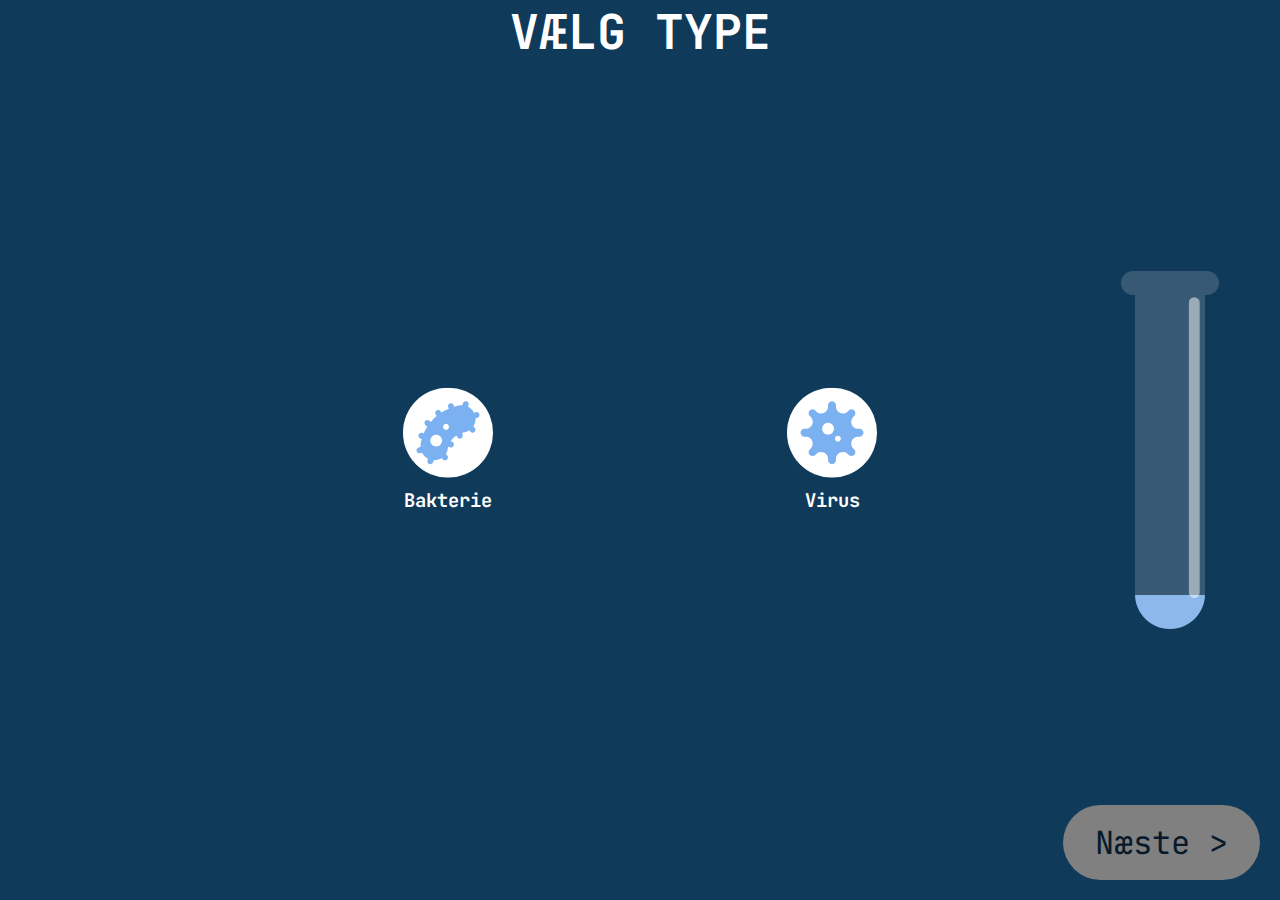
<file: type.html>
<!DOCTYPE html>
<html lang="da">
  <head>
    <meta charset="UTF-8" />
    <meta name="viewport" content="width=device-width, initial-scale=1.0" />
    <title>Steno - Byg en sygdom</title>
    <!--link til fav-icon-->
    <link rel="icon" type="image/x-icon" href="img/icons/virus.svg">
    <!--link til css fil-->
    <link rel="stylesheet" href="/styles/style.css" />
    <!-- Google Font -->
    <link rel="preconnect" href="https://fonts.googleapis.com" />
    <link rel="preconnect" href="https://fonts.gstatic.com" crossorigin />
    <link
      href="https://fonts.googleapis.com/css2?family=JetBrains+Mono:ital,wght@0,100..800;1,100..800&display=swap"
      rel="stylesheet"
    />
    <!--link til javascript fil-->
    <script src="scripts/type.js" defer></script>
  </head>


  <body class="dark">
    <!--Header, som primært bliver brugt til overskrift-->
    <header>
      <h1>VÆLG TYPE</h1>
    </header>

    <main>
        <!--En div som holder styr på placering i forhold til at indholdet bliver centreret på siden-->
        <div class="type_container type_absolute">

            <!--En div som indeholder billede(knap) og tilhørende tekst-->
            <div class="symp_wrapper">
                <img src="img/icons/bakterie.svg" alt="" class="type_knap">
                <h3>Bakterie</h3>
                <!--En div som indholder den beskrivende tekst der er tilhørende bakterie-->
                <div class="absolute_text">
                  <div class="streg"></div>
                  <p>
                    Bakterier er encellede mikroorganismer, der er i stand til at formere sig selvstændigt ved deling. Bakterier har et enkelt kromosom, og mens bakterien lever, kan den udveksle arvemateriale med andre bakterier.
                  </p>
                </div>
            </div>

            

            <!--En div som indeholder billede(knap) og tilhørende tekst-->
            <div class="symp_wrapper">
                <img src="img/icons/virus.svg" alt="" class="type_knap">
                <h3>Virus</h3>
                <!--En div som indholder den beskrivende tekst der er tilhørende virus-->
                <div class="absolute_text">
                  <div class="streg"></div>
                  <p>
                    Virus er en mikroorganisme, som kan være årsag til smitsomme sygdomme, fx forkølelse, influenza og leverbetændelse. Virus trænger ind i og udnytter levende celler og kan kun formere sig i disse; uden for en værtscelle eksisterer viruspartiklen som en livløs organisme uden eget stofskifte.
                  </p>
                </div>
            </div>

        </div>

        <!--En div der indeholder en svg af et reagensglas-->
        <div class="type_reagens_wrapper">
          <svg width="98" height="358" viewBox="0 0 98 358" fill="none" xmlns="http://www.w3.org/2000/svg" class="type_reagens">
              <path d="M14 323C14 342.33 29.67 358 49 358V358C68.33 358 84 342.33 84 323V324H14V323Z" fill="#7BB1F1" id="fyld"/>
              <path fill-rule="evenodd" clip-rule="evenodd" d="M12 0C5.37258 0 0 5.37258 0 12C0 18.6274 5.37258 24 12 24H13.9994V323C13.9994 342.33 29.6695 358 48.9994 358C68.3294 358 83.9994 342.33 83.9994 323V24H86C92.6274 24 98 18.6274 98 12C98 5.37258 92.6274 0 86 0H83.9994H13.9994H12Z" fill="#D9D9D9" fill-opacity="0.2"/>
              <rect x="67.8965" y="26.2328" width="10.8017" height="300.905" rx="5.40086" fill="white" fill-opacity="0.5"/>
              </svg>
        </div>

        <audio src="audio/asmrrrrrrrrrrrrrrrrrrrra.mp3"></audio>

    </main>

    <!--Footer med tilhørende knap-->
    <footer class="absolute_footer">
        <a href="symptomer.html" class="btn hoejre">
            Næste >
        </a>

    </footer>

    <!--Baggrund-->
    <img src="img/icons/bakterie.svg" alt="Billede af bakterie" class="baggrund" id="lille">
    <img src="img/icons/bakterie.svg" alt="Billede af bakterie" class="baggrund" id="mellem">
    <img src="img/icons/bakterie.svg" alt="Billede af bakterie" class="baggrund" id="stor">

  </body>
</html>
</file>
<file: styles/style.css>
/* Variabler */
:root {
  --background-color: #0f3a5a;
  --black-color: #071a2a;
  --icon-color: #7bb1f1;
  --map-color: #d2e1ff;
  --accent-color: #ff005c;
  --white-color: #ffffff;
}

h1 {
  font-size: 3rem;
}

h2 {
  font-size: 2rem;
  text-align: center;
  padding-top: 10px;
  padding-bottom: 30px;
}

h3 {
  padding-top: 10px;
}

/* Reset css */
* {
  box-sizing: border-box;
  margin: 0;
  padding: 0;
}

/* Font family */
body {
  font-family: "JetBrains Mono", monospace;
  font-optical-sizing: auto;
  font-weight: 400;
  font-style: normal;
  overflow: hidden;

  /* Denne lille kommando sørger for at man ikke kan overstrege noget på siderne */
  user-select: none;
}

/* Brug denne farve til mørk baggrund */
.dark {
  background-color: var(--background-color);
  color: var(--white-color);
}

/* Brug denne farve til lys baggrund */
.light {
  background-color: var(--map-color);
  color: var(--black-color);
}

.btn {
  background-color: var(--white-color);
  color: var(--black-color);
  border: none;
  font-size: 2rem;
  font-family: "JetBrains Mono", monospace;
  padding: calc(1rem * 1) calc(1rem * 2);
  display: flex;
  justify-content: center;
  align-items: center;
  gap: calc(1rem / 2);
  border-radius: 50px;
  margin: 20px;
  text-decoration: none;
}

/* baggrund*/
#lille{
  top: 20dvh;
  transform: translate(-20%, -50%);
  width: 5dvw;
  animation-duration: 14s;
}

#mellem{
  top: 80dvh;  
  transform: translate(-80%, -50%);
  width: 8dvw;
  animation-duration: 16s;
}

#stor{
  top: 50dvh;
  transform: translate(-50%, -50%);
  width: 18dvw;
  animation-duration: 12s;
}

.baggrund {
  display: flex;
  align-items: center;
  justify-content: center;

  position: absolute;
  left: -20dvw;

  z-index: -400;
  opacity: 0.2;

  animation-delay:0s;
  animation-fill-mode:forwards; 
  animation-timing-function: linear;
}

@keyframes slideOver {
  from {  
    left: -20dvw;
  }

  to {
    left: 120dvw;
  }
}

/*-------------------
--------header--------
-------------------*/
header{
display: flex;
flex-direction: column;
align-items: center;

}


/*-------------------
--------video--------
-------------------*/

.video_header {
  
}

.video_header h1 {
  color: white;
}

.video_container {
  position: relative;
  height: 100%;
  display: flex;
  align-items: center;
  justify-content: space-between;
}

#video-player {
  width: 100dvw;
  height: 70dvh;
}

.video_timeline {
  position: fixed;
  bottom: 0;
  left: 0;
  right: 0;
  display: flex;
  gap: 16px;
  padding: 20px;
}

.video_timeline_wrapper {
  flex:1;
}

.video_play_btn {
  outline: none;
  border: none;
  background-color: var(--white-color);
  color: var(--background-color);
  border-radius: 50%;
  display: flex;
  justify-content: center;
  align-items: center;
  width: 50px;
  height: 50px;
}

.video_play_btn svg {
  width: 32px;
  height: 32px;
}

.video_button {
  background-color: var(--white-color);
  color: var(--black-color);
  border: none;
  font-size: 2rem;
  padding: calc(1rem * 1) calc(1rem * 2);
  display: inline-flex;
  justify-content: center;
  align-items: center;
  gap: calc(1rem / 2);
  border-radius: 50px;
  text-decoration: none;
  max-height: 50px;
}

.video_years {
  margin-top: 8px;
  display: flex;
  justify-content: space-between;
}

.video_skips {
  flex: 1;
  display: flex;
  align-items: center;
}

.spacer {
  flex: 1;
  height: 5px;
  border-radius: 2px;
  background-color: var(--white-color);
}

@keyframes ping {
  75%, 100% {
    transform: scale(2);
    opacity: 0;
  }
}

.video_btn {
  position: relative;
  border-radius: 50%;
  width: 50px;
  height: 50px;
  outline: 5px solid var(--white-color);
  border: none;
  margin: 1px;
  color: var(--white-color);
  background-color: transparent;
  cursor: pointer;
 
}



.video_btn.active::before {
  position: absolute;
  border-radius: 50%;
  margin: 5px;
  inset: 0;
  content: attr(data-value);
  display: flex;
  justify-content: center;
  align-items: center;
  background-color: var(--white-color);
  color: var(--background-color);
  transform: scale(1);
  animation: ping 200ms ease-in;
}

/*-------------------
-------forside-------
-------------------*/
/* Denne styling bliver også brugt til den afsluttende side*/


#armbånd {
  position: absolute;
  top: 50%;
  left: -25vw;
  transform: translate(0%, -50%);
  width: 80vw;

  transition: 2s all ease;

  animation-name: slideIn;
  animation-duration: 2s;
  animation-fill-mode:forwards; 
}

@keyframes slideIn {
  from {  
    top: 50%;
    left: -250vw;
    transform: translate(0%, -50%);
  }

  to {
    top: 50%;
    left: -2vw;
    transform: translate(0%, -50%);
  }
}


/*animation på knappen*/
.blinker{

  transition: 2s all ease;

  animation-name: blinker;
  animation-duration: 2s;
  animation-delay: 3s;
  animation-iteration-count: infinite;
  animation-fill-mode:forwards; 
  
  cursor: pointer;

}

@keyframes blinker {
  0% {  
    fill: #D9D9D9;
  }

  50% {
    fill: #ffffff;
  }

  100% {
    fill: #D9D9D9;
  }
}

/*animation på teksten*/

#index_infoText{
  position: absolute;

  display: flex;
  align-items: center;

  right: 2vw;
  top: 34vh;

  opacity: 0;

  transition: 2s all ease;

  animation-name: blink;
  animation-duration: 2s;
  animation-delay: 3s;
  animation-iteration-count: infinite;
  animation-fill-mode:forwards;  
  
}

@keyframes blink {
  0% {  
    opacity: 0;
  }

  50% {
    opacity: 1;
  }

  100% {
    opacity: 0;
  }
}

#index_infoText img{
width: 32px;
}

#index_infoText p{
  font-size: 1vw;
}






/*-------------------
-------type-------
-------------------*/
.type_container {
  position: relative;
  display: flex;
  justify-content: center;

  }

  .type_absolute{
    position: absolute;
    top: 50%;
    left: 50%;
    transform: translate(-50%, -50%);
    width: 40vw;
    justify-content: space-between;
  }
  
  .type_ikoner {
    background-color: #ffffff;
    padding: 40px;
    border-radius: 50%;
    display: flex;
    justify-content: center;
    align-items: center;
    flex-direction: column;
  }

  /* Informerende tekst*/

  .absolute_text{
    position: absolute;
    bottom: -16vw ;
    display: none;
    flex-direction: column;
    align-items: center;
    justify-content: flex-start;
    gap: 16px;

    width: 30vw;
    height: 30vh;

  }

  .streg{
    background-color: #ffffff;
    width: 3px;
    height: 50px;
  }

  .absolute_text p{
    font-size: 0.8rem;
  }

  .type_reagens_wrapper{
    position: absolute;
    top: 0px;
    right: 0px;
    height: 100%;
    width: 220px;
    display: flex;
    align-items: center;
    justify-content: center;

    z-index: -111;

    transition: 2s all ease;

    animation-duration: 2s;
    animation-delay: 1s;
    animation-fill-mode:forwards; 
  }
  
  .type_reagens {
    height: 50vh;

  }

  #fyld{
    transition: 1s all ease;
  }


  @keyframes slideCenter {
    from {  
      width: 220px;
    }
  
    to {

      width: 100%;
    }
  }
    
  .type_wrapper {
    display: flex;
    flex-direction: column;
    align-items: center;
    
  }

/*-------------------
-----Symptomer-----
-------------------*/
.lille_overskrift{
  font-size: 1rem;
}

#symptomer_underskrift{
  padding: 0;
}

/* Den container alle ikonerne er i*/
.symp_container {
  display: flex;
  column-gap: 2dvw;
  row-gap: 2dvw;
  flex-wrap: wrap;
  justify-content: space-between;
  width: 40vw;
  padding: 20px 0px;
}


.symp_wrapper {
  position: relative;
  display: flex;
  flex-direction: column;
  align-items: center;
  width: 10vw;
  height: fit-content;
}

/* styre størrelen af ikoner og baggrund på dem*/
.symp_wrapper img{
  width: 7vw;
  height: 7vw;
  padding: 1vw;
  background-color: #ffffff;
  border-radius: 50%;
  overflow: visible;
  cursor: pointer;

  /*animation*/
  transition: 2s all ease;
}

/*-------------------
------Smittevej------
-------------------*/
.smittevej{
  justify-content: space-around;
}

/*animation billede*/
#bakterie_animation{
  position: absolute;
  top: 30%;
  left: 50%;
  transform: translate(-50%, -50%);

  width: 50px;

  opacity: 0;
  z-index: -222;


  transition: 2s all ease;
  animation-duration: 4s;
  animation-delay: 3s;
  animation-fill-mode:forwards; 
}

@keyframes bakterie {
  0% {  
    z-index: -222;
    opacity: 0;
    top: 30%;
    left: 50%;
    transform: translate(-50%, -50%);
  }

  25% {
    width: 50px;
    z-index: 222;
    opacity: 1;

    top: 10%;
    left: 50%;
    transform: translate(-50%, -50%);
    
  }

  50% {
    z-index: 222;
    width: 50px;
    opacity: 1;
    top: 10%;
    left: 50%;
    transform: translate(-50%, -50%);
    rotate: -10deg;
  }

  100% {
    z-index: 222;
    opacity: 1;
    width: 700vw;
    top: 10%;
    left: 50%;
    transform: translate(-50%, -50%); 
  }
}

/*animation tekst*/


#smittevej_tekst{
  position: absolute;
  top: 50%;
  left: 50%;
  transform: translate(-50%, -50%);
  color: var(--black-color);
  text-align: center;
  width: 100%;
  z-index: 333;

  opacity: 0;
  transition: 2s all ease;
  animation-duration: 4s;
  animation-delay: 6s;
  animation-fill-mode:forwards; 
}

@keyframes smittevejTekst {
  0% {  
    opacity: 0;
  }

  20% {
    opacity: 1;
  }
  80% {
    opacity: 1;
  }

  100% {
    opacity: 0;
  }
}

/*-------------------
-----Opsummering-----
-------------------*/
#krop{

  transition: 2s all ease;
  animation-name: kroppen;
  animation-duration: 1s;
  animation-delay: 0s;
  animation-fill-mode:forwards; 
}

@keyframes kroppen {
  0% {
    background-color: var(--map-color);
  }

  50% {  
    background-color: var(--background-color);
  }

  100% {
    background-color: var(--background-color);
  }
}

#kort{
  position: absolute;
  top: 50%;
  left: 50%;
  transform: translate(-50%, -50%);
  width: 100%;
  height: 100%;
  z-index: -111;

  filter: blur(2px);
  opacity: 0.5;
  
  fill: #071a2a;
  stroke: #071a2a;

  filter: drop-shadow(0px 0px 10px var(--accent-color)) blur(2px);

  transition: 2s all ease;
  animation-name: pump;
  animation-duration: 1s;
  animation-delay: 0s;
  animation-fill-mode:forwards; 
}

@keyframes pump {
  0% {
    fill: var(--map-color);
    stroke: var(--map-color);
    filter: drop-shadow(0px 0px 0px var(--accent-color)) blur(2px);
  }

  50% {  
    fill: var(--accent-color);
    stroke: var(--accent-color);
    filter: drop-shadow(15px 15px 0px var(--map-color)) blur(2px);
  }

  100% {
    fill: #071a2a;
    stroke: #071a2a;
    filter: drop-shadow(30px 30px 10px var(--black-color)) blur(2px);
  }
}




.opsummering_wrapper{
  display: flex;
  justify-content: space-between;
  padding: 2dvw 2dvw;
}

.opsummering_none{
  opacity: 0;
  transition: 2s all ease;
  animation-name: skjul;
  animation-duration: 1s;
  animation-delay: 0s;
  animation-fill-mode:forwards; 
}

@keyframes skjul {
  0% {
    opacity: 0;
  }

  50% {  
    opacity: 0;
  }

  100% {
    opacity: 1;
  }
}

.petri_wrapper{
  position: relative;
}

#petri_skål{
  width: 22dvw;
}

#petri_virus{
  position: absolute;
  top: 0px;
  left: 50%;
  transform: translate(-50%, 0%);

  width: 5dvw;
}

.opsummering_text{
  font-size: 0.8rem;
  width: 30dvw;
}



#clipboard{
  position: relative;
  background-color: #ffffff;
  width: 22dvw;
  height: fit-content;
  padding: 4vw 0vw 10vw 0vw;
  color: black;

  display: flex;
  flex-direction: column;
  align-items: center;
  justify-content: flex-start;

  border: solid 5px burlywood;
}

#clip{
  position: absolute;
  width: 10vw;
  top: 0;
  left: 50%;
  transform: translate(-50%, -50%);
}

#clipboard div{
border-bottom: solid 1px black;


display: flex;
align-items: flex-end;
gap: 16px;

padding: 0vw 4vw 0vw 1vw;
width: 100%;
}

.opsummering_bullet{
  position: absolute;
  bottom: 0px;
  left: 0px;
  display: flex;
  flex-direction: column;
  justify-content: center;
  gap: 12px;
  padding: 2dvw 20px;
}

.bullets{
  display: flex;
  align-items: center;
  gap: 20px;

}

.bullets img{
  background-color: white;
  border-radius: 50%;
  padding: 10px;
  overflow: visible;
}





/*-------------------
--------footer-------
-------------------*/

.absolute_footer{
  width: 100%;
  position: absolute;
  bottom: 0px;
  left: 0;
}


  /* til at fordele knapperne på slut-siden*/
.slut{
  display: flex;
  justify-content: space-between;
}

.hoejre{

  /*animation*/
  transition: 1s all ease;

  float: right;
  text-decoration: none;
  cursor: pointer;

  background-color: grey;
  pointer-events: none;
}

.alm_knap{
  float: right;
  text-decoration: none;
  cursor: pointer;
}


/* cheat sheet*/
.sheet_main{
  display: flex;
  justify-content: center;
}

#sheet{
  width: 70%;

}
</file>
